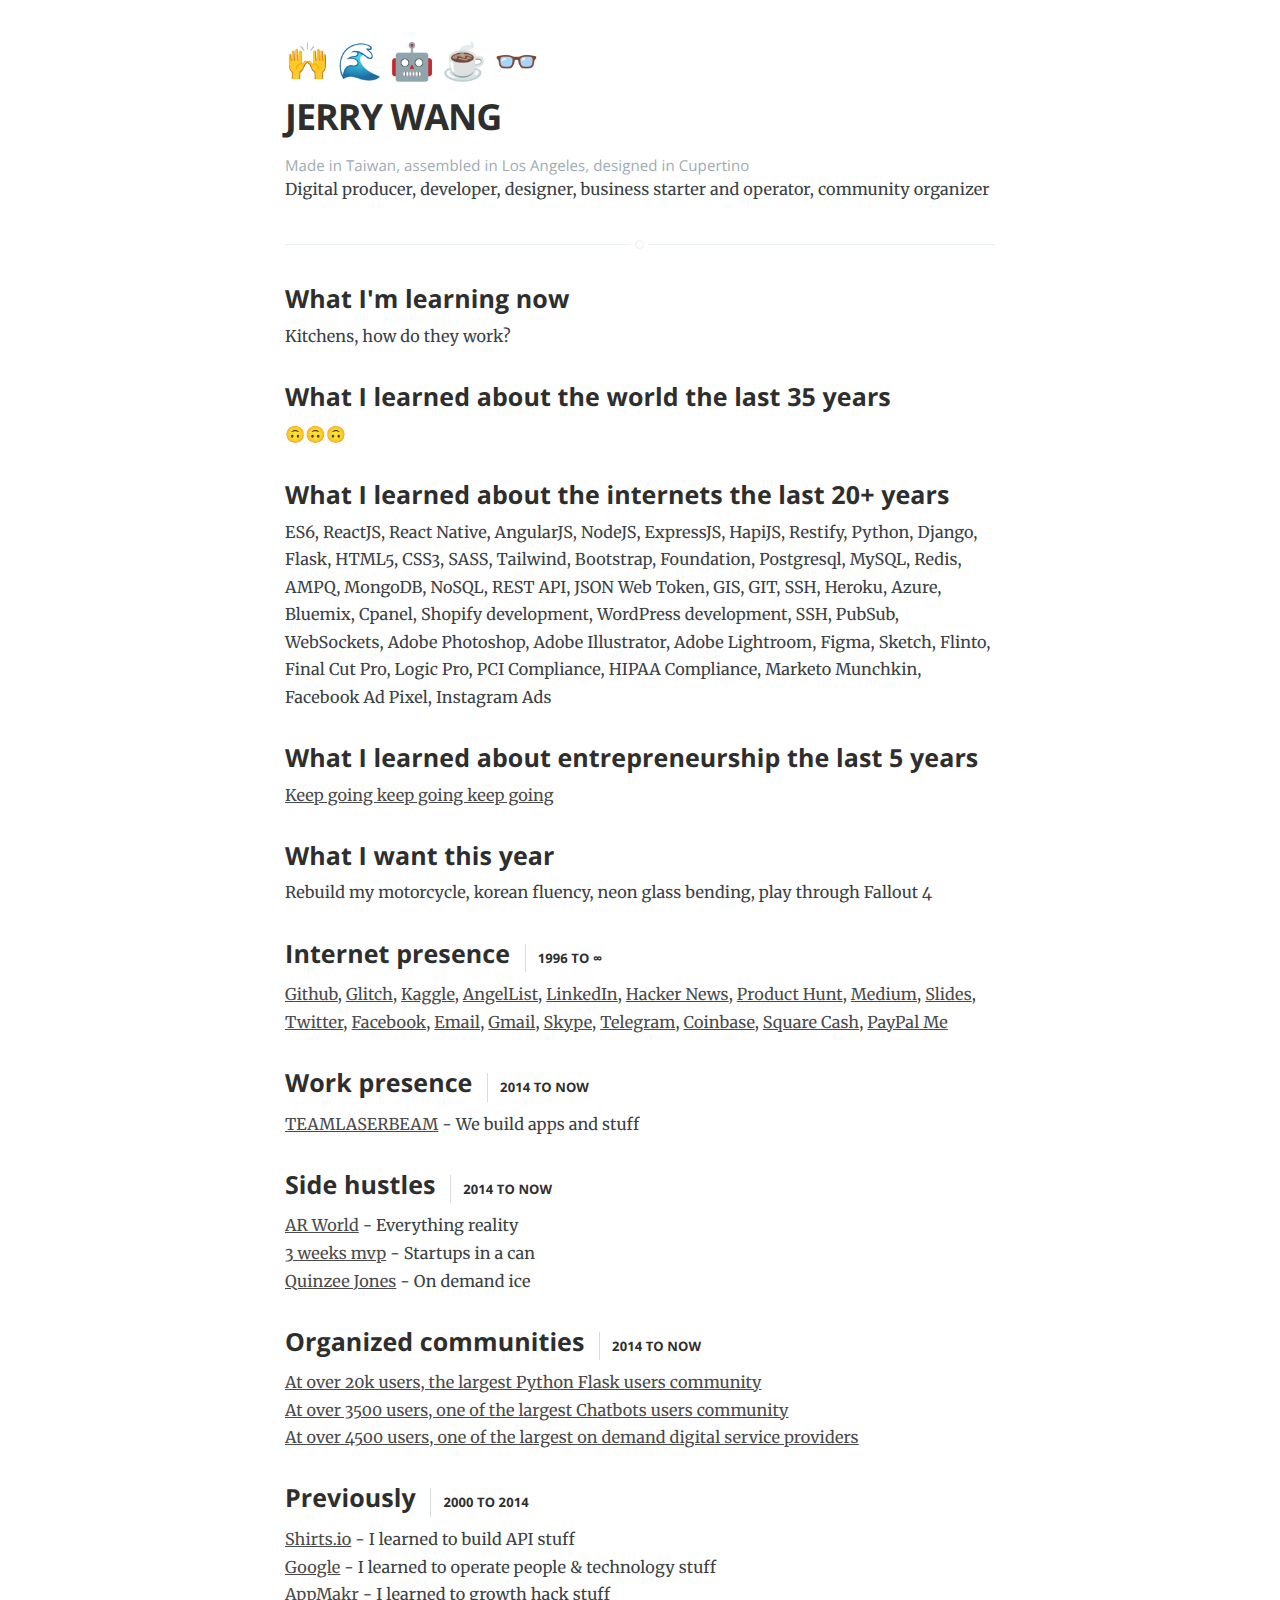
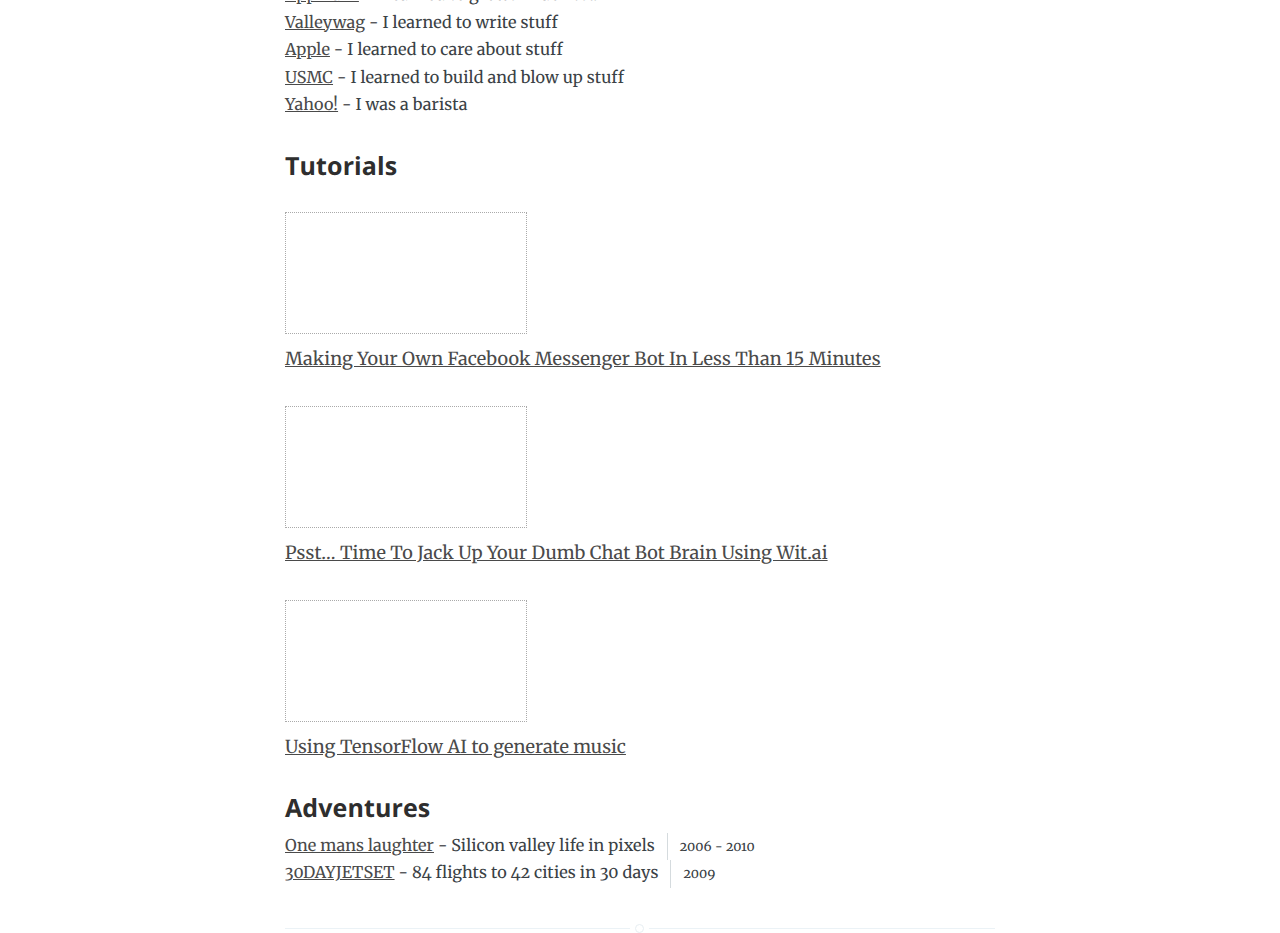
<file: index.html>
<!--

░░░░░░░░░▄██████████▄▄░░░░░░░░
░░░░░░▄█████████████████▄░░░░░
░░░░░██▀▀▀▀▀▀▀▀▀▀▀████████░░░░
░░░░██░░░░░░░░░░░░░░███████░░░
░░░██░░░░░░░░░░░░░░░████████░░
░░░█▀░░░░░░░░░░░░░░░▀███████░░
░░░█▄▄██▄░░░▀█████▄░░▀██████░░
░░░█▀███▄▀░░░▄██▄▄█▀░░░█████▄░
░░░█░░▀▀█░░░░░▀▀░░░▀░░░██░░▀▄█
░░░█░░░█░░░▄░░░░░░░░░░░░░██░██
░░░█░░█▄▄▄▄█▄▀▄░░░░░░░░░▄▄█▄█░
░░░█░░█▄▄▄▄▄▄░▀▄░░░░░░░░▄░▀█░░
░░░█░█▄████▀██▄▀░░░░░░░█░▀▀░░░
░░░░██▀░▄▄▄▄░░░▄▀░░░░▄▀█░░░░░░
░░░░░█▄▀░░░░▀█▀█▀░▄▄▀░▄▀░░░░░░
░░░░░▀▄░░░░░░░░▄▄▀░░░░█░░░░░░░
░░░░░▄██▀▀▀▀▀▀▀░░░░░░░█▄░░░░░░
░░▄▄▀░░░▀▄░░░░░░░░░░▄▀░▀▀▄░░░░
▄▀▀░░░░░░░█▄░░░░░░▄▀░░░░░░█▄░░
█░░░░░░░░░░░░░░░░░░░░░░░░░░▀█▄
░░░░░░░░░░░░░░░░░░░░░░░░░░░░░░
█▄░░█ █▀▀█ ▀▀█▀▀░░█▀▀█ █▀▀█ █▀▀▄
█░█░█ █░░█ ░░█░░░░█▀▀▄ █▄▄█ █░░█
█░░▀█ █▄▄█ ░░█░░░░█▄▄█ █░░█ █▄▄▀
░░░░░░░░░░░░░░░░░░░░░░░░░░░░░░

-->

<html>

<head>
    <meta charset="utf-8">
    <meta http-equiv="X-UA-Compatible" content="IE=edge">

    <title>JERRY WANG</title>
    <meta name="description" content="Jerry is a digital producer, developer, designer, business starter and operator, community organizer in Silicon Valley">
    <meta property="og:title" content="JERRY WANG" />
    <meta property="og:type" content="website" />
    <meta property="og:url" content="http://jw84.co" />
    <meta property="og:image" content="https://repository-images.githubusercontent.com/31748899/82565200-ae2c-11e9-861a-da4d4baf087d" />

    <meta name="HandheldFriendly" content="True">
    <meta name="viewport" content="width=device-width, initial-scale=1.0">

    <link rel="icon" type="image/x-icon" href="favicon.ico" />

    <link rel="stylesheet" type="text/css" href="assets/css/screen.css?v=b17816ddbb">
    <link rel="stylesheet" type="text/css" href="http://fonts.googleapis.com/css?family=Merriweather:300,700,700italic,300italic%7COpen+Sans:700,400">

    <link rel="canonical" href="index.html">
    <link rel="alternate" type="application/rss+xml" title="JERRY WANG" href="rss/index.html">

<!-- Start of Async Drift Code -->
<script>
!function() {
  var t;
  if (t = window.driftt = window.drift = window.driftt || [], !t.init) return t.invoked ? void (window.console && console.error && console.error("Drift snippet included twice.")) : (t.invoked = !0, 
  t.methods = [ "identify", "track", "reset", "debug", "show", "ping", "page", "hide", "off", "on" ], 
  t.factory = function(e) {
    return function() {
      var n;
      return n = Array.prototype.slice.call(arguments), n.unshift(e), t.push(n), t;
    };
  }, t.methods.forEach(function(e) {
    t[e] = t.factory(e);
  }), t.load = function(t) {
    var e, n, o, r;
    e = 3e5, r = Math.ceil(new Date() / e) * e, o = document.createElement("script"), 
    o.type = "text/javascript", o.async = !0, o.crossorigin = "anonymous", o.src = "https://js.driftt.com/include/" + r + "/" + t + ".js", 
    n = document.getElementsByTagName("script")[0], n.parentNode.insertBefore(o, n);
  });
}();
drift.SNIPPET_VERSION = '0.2.0'
drift.load('vuhh8trvs9yb')
</script>
<!-- End of Async Drift Code -->

</head>

<body class="home-template nav-closed">

    <div class="site-wrapper">

        <main id="content" class="post content" role="main">
            <header class="post-header">
                <h2 class="post-title">🙌 🌊 🤖 ☕️ 👓</h2>
                <h2 class="post-title">JERRY WANG</h2>
            </header>
            <section class="post-meta">
                Made in Taiwan, assembled in Los Angeles, designed in Cupertino
            </section>
            <section class="post-excerpt">
                <p>Digital producer, developer, designer, business starter and operator, community organizer</p>
                <!-- <p>A builder, creator, developer, entrepreneur fixing glitches here in Silicon Valley</p> -->
                <!-- <p>Have brain, will travel for <a href="https://en.wikipedia.org/wiki/Ubiquitous_computing">UC</a>, <a href="https://en.wikipedia.org/wiki/Artificial_intelligence">AI</a>, <a href="https://en.wikipedia.org/wiki/Intelligence_amplification">IA</a>, <a href="https://en.wikipedia.org/wiki/Machine_learning">ML</a>, <a href="https://en.wikipedia.org/wiki/Cognitive_science">CS</a>, <a href="https://en.wikipedia.org/wiki/Computer-mediated_reality">MR</a>, <a href="https://en.wikipedia.org/wiki/Augmented_reality">AR</a>, <a href="https://en.wikipedia.org/wiki/Virtual_reality">VR</a>, <a href="https://en.wikipedia.org/wiki/Unmanned_aerial_vehicle">UAV</a>, <a href="https://en.wikipedia.org/wiki/Autonomous_car#Classification">L4</a> creative work</p> -->
            </section>
        </main>

        <main id="content" class="post content" role="main">
            <header class="post-header">
                <h4>What I'm learning now</h4>
            </header>
            <section class="post-excerpt">
                <p>Kitchens, how do they work?</p>
            </section>

            <br>

            <header class="post-header">
                <h4>What I learned about the world the last 35 years</h4>
            </header>
            <section class="post-excerpt">
                <p>🙃🙃🙃</p>
            </section>

            <br>

            <header class="post-header">
                <h4>What I learned about the internets the last 20+ years</h4>
            </header>
            <section class="post-excerpt">
                <p>ES6, ReactJS, React Native, AngularJS, NodeJS, ExpressJS, HapiJS, Restify, Python, Django, Flask, HTML5, CSS3, SASS, Tailwind, Bootstrap, Foundation, Postgresql, MySQL, Redis, AMPQ, MongoDB, NoSQL, REST API, JSON Web Token, GIS, GIT, SSH, Heroku, Azure, Bluemix, Cpanel, Shopify development, WordPress development, SSH, PubSub, WebSockets, Adobe Photoshop, Adobe Illustrator, Adobe Lightroom, Figma, Sketch, Flinto, Final Cut Pro, Logic Pro, PCI Compliance, HIPAA Compliance, Marketo Munchkin, Facebook Ad Pixel, Instagram Ads</p>
            </section>

            <br>

            <header class="post-header">
                <h4>What I learned about entrepreneurship the last 5 years</h4>
            </header>
            <section class="post-excerpt">
                <p><a href="https://twitter.com/FballPosts/status/745365736109989888/video/1">Keep going keep going keep going</a></p>
            </section>

            <br>

            <header class="post-header">
                <h4>What I want this year</h4>
            </header>
            <section class="post-excerpt">
                <p>Rebuild my motorcycle, korean fluency, neon glass bending, play through Fallout 4</p>
            </section>

            <br>

            <header class="post-header">
                <h4>Internet presence <time class="post-date">1996 to ∞</time></h4>
            </header>
            <section class="post-excerpt">
                <p><a href="https://github.com/jw84">Github</a>, <a href="https://glitch.com/@jw84">Glitch</a>, <a href="https://www.kaggle.com/yojerrywang">Kaggle</a>, <a href="https://angel.co/jerry">AngelList</a>, <a href="https://linkedin.com/in/yojerrywang">LinkedIn</a>, <a href="https://news.ycombinator.com/user?id=jw84">Hacker News</a>, <a href="https://www.producthunt.com/@yojerrywang">Product Hunt</a>, <a href="https://medium.com/@jerrywang">Medium</a>, <a href="https://slides.com/jw84">Slides</a>, <a href="https://twitter.com/yojerrywang">Twitter</a>, <a href="https://m.me/yojerrywang">Facebook</a>, <a href="mailto:jerrywang@me.com">Email</a>, <a href="mailto:yojerrywang@gmail.com">Gmail</a>, <a href="skype:yojerrywang?userinfo">Skype</a>, <a href="https://telegram.me/yojerrywang">Telegram</a>, <a href="https://coinbase.com/jerrywang">Coinbase</a>, <a href="https://cash.me/yojerrywang">Square Cash</a>, <a href="https://paypal.me/yojerrywang">PayPal Me</a></p>
            </section>

            <br>

            <header class="post-header">
                <h4>Work presence <time class="post-date">2014 to Now</time></h4>
            </header>
            <section class="post-excerpt">
                <p><a href="https://www.teamlaserbeam.com">TEAMLASERBEAM</a> - We build apps and stuff</p>
            </section>

            <br>

            <header class="post-header">
                <h4>Side hustles <time class="post-date">2014 to Now</time></h4>
            </header>
            <section class="post-excerpt">
                <p><a href="https://www.ar-world.co">AR World</a> - Everything reality</p>
                <p><a href="https://www.3weeksmvp.com">3 weeks mvp</a> - Startups in a can</p>
                <p><a href="https://www.quinzeejones.com">Quinzee Jones</a> - On demand ice</p>
            </section>

            <br>

            <header class="post-header">
                    <h4>Organized communities <time class="post-date">2014 to Now</time></h4>
                </header>
                <section class="post-excerpt">
                    <p><a href="https://flask.reddit.com">At over 20k users, the largest Python Flask users community</a></p>
                    <p><a href="https://chatbots.reddit.com">At over 3500 users, one of the largest Chatbots users community</a></p>
                    <p><a href="https://hiring.reddit.com">At over 4500 users, one of the largest on demand digital service providers</a></p>
                </section>
    
            <br>

            <header class="post-header">
                <h4>Previously <time class="post-date">2000 to 2014</time></h4>
            </header>
            <section class="post-excerpt">
                <p><a href="https://www.shirts.io">Shirts.io</a> - I learned to build API stuff</p>
                <p><a href="https://www.google.com">Google</a> - I learned to operate people & technology stuff</p>
                <p><a href="https://www.appmakr.com">AppMakr</a> - I learned to growth hack stuff</p>
                <p><a href="https://www.valleywag.com">Valleywag</a> - I learned to write stuff</p>
                <p><a href="https://www.apple.com">Apple</a> - I learned to care about stuff</p>
                <p><a href="https://usmc.mil">USMC</a> - I learned to build and blow up stuff</p>
                <p><a href="https://www.yahoo.com">Yahoo!</a> - I was a barista</p>
            </section>

            <br>

            <header class="post-header">
                <h4>Tutorials</h4>
            </header>
            <section class="post-excerpt">
                <iframe src="https://giphy.com/embed/DgphnkWIDqCEo" width="240" height="120" frameBorder="0" class="giphy-embed" allowFullScreen></iframe>
                <a href="https://chatbotsmagazine.com/have-15-minutes-create-your-own-facebook-messenger-bot-481a7db54892">Making Your Own Facebook Messenger Bot In Less Than 15 Minutes</a>

                <iframe src="https://giphy.com/embed/xuDHhHcCR0rew" width="240" height="120" frameBorder="0" class="giphy-embed" allowFullScreen></iframe>
                <a href="https://chatbotsmagazine.com/psst-time-to-jack-up-your-dumb-chat-bot-brain-using-wit-ai-aada04e8a303">Psst… Time To Jack Up Your Dumb Chat Bot Brain Using Wit.ai</a>

                <iframe src="https://giphy.com/embed/PDsgxQoXvUZGg" width="240" height="120" frameBorder="0" class="giphy-embed" allowFullScreen></iframe>
                <a href="https://github.com/jw84/Music_AI">Using TensorFlow AI to generate music</a>

            </section>

            <br>

            <header class="post-header">
                <h4>Adventures</h4>
            </header>
            <section class="post-excerpt">
                <p><a href="https://manslaughter.tumblr.com">One mans laughter</a> - Silicon valley life in pixels <time  class="post-date">2006 - 2010</time></p>
                <p><a href="https://www.30dayjetset.com">30DAYJETSET</a> - 84 flights to 42 cities in 30 days <time class="post-date">2009</time></p>
            </section>
        </main>

    </div>

</body>
</html>
</file>
<file: assets/css/screen.css>
/* ==========================================================================
   Table of Contents
   ========================================================================== */

/*

    0.  Normalize
    1.  Icons
    2.  General
    3.  Utilities
    4.  General
    5.  Single Post
    6.  Tag Archive
    7.  Third Party Elements
    8.  Pagination
    9.  Footer
    10. Media Queries (Tablet)
    11. Media Queries (Mobile)
    12. Animations

*/

/* ==========================================================================
   0. Normalize.css v2.1.3 | MIT License | git.io/normalize | (minified)
   ========================================================================== */

article, aside, details,
figcaption, figure,
footer, header, hgroup,
main, nav, section,
summary { display: block; }
audio, canvas, video { display: inline-block; }
audio:not([controls]) { display: none; height: 0; }
[hidden], template { display: none; }
html {
   font-family: sans-serif;
   -ms-text-size-adjust: 100%;
   -webkit-text-size-adjust: 100%;
}
body { margin: 0; }
a { background: transparent; }
a:focus { outline: thin dotted; }
a:active, a:hover { outline: 0; }
h1 { font-size: 2em; margin: 0.67em 0; }
abbr[title] { border-bottom: 1px dotted; }
b, strong { font-weight: 700; }
dfn { font-style: italic; }
hr {
   -moz-box-sizing: content-box;
   box-sizing: content-box;
   height: 0;
}
mark { background: #FF0; color: #000; }
code, kbd, pre,
samp { font-family: monospace, serif; font-size: 1em; }
pre { white-space: pre-wrap; }
q { quotes: "\201C" "\201D" "\2018" "\2019"; }
small { font-size: 80%; }
sub, sup {
   font-size: 75%;
   line-height: 0;
   position: relative;
   vertical-align: baseline;
}
sup { top: -0.5em; }
sub { bottom: -0.25em; }
img { border: 0; }
svg:not(:root) { overflow: hidden; }
figure { margin: 0; }
fieldset {
   border: 1px solid #c0c0c0;
   margin: 0 2px;
   padding: 0.35em 0.625em 0.75em;
}
legend { border: 0; padding: 0; }
button, input, select,
textarea { font-family: inherit; font-size: 100%; margin: 0; }
button, input { line-height: normal; }
button, select { text-transform: none; }
button, html input[type="button"],
input[type="reset"], input[type="submit"] {
   -webkit-appearance: button;
   cursor: pointer;
}
button[disabled], html input[disabled] { cursor: default; }
input[type="checkbox"],
input[type="radio"] { box-sizing: border-box; padding: 0; }
input[type="search"] {
   -webkit-appearance: textfield;
   -moz-box-sizing: content-box;
   -webkit-box-sizing: content-box;
   box-sizing: content-box;
}
input[type="search"]::-webkit-search-cancel-button,
input[type="search"]::-webkit-search-decoration { -webkit-appearance: none; }
button::-moz-focus-inner,
input::-moz-focus-inner { border: 0; padding: 0; }
textarea { overflow: auto; vertical-align: top; }
table { border-collapse: collapse; border-spacing: 0; }


/* ==========================================================================
   1. Icons - Sets up the icon font and respective classes
   ========================================================================== */

/* Import the font file with the icons in it */
@font-face {
    font-family: "casper-icons";
    src:url("../fonts/casper-icons.eot");
    src:url("../fonts/casper-icons.eot?") format("embedded-opentype"),
        url("../fonts/casper-icons.woff") format("woff"),
        url("../fonts/casper-icons.ttf") format("truetype"),
        url("../fonts/casper-icons.svg") format("svg");
    font-weight: normal;
    font-style: normal;
}

/* Apply these base styles to all icons */
[class^="icon-"]:before, [class*=" icon-"]:before {
    font-family: "casper-icons", "Open Sans", sans-serif;
    speak: none;
    font-style: normal;
    font-weight: normal;
    font-variant: normal;
    text-transform: none;
    line-height: 1;
    text-decoration: none !important;
    -webkit-font-smoothing: antialiased;
    -moz-osx-font-smoothing: grayscale;
}

/* Each icon is created by inserting the correct character into the
   content of the :before pseudo element. Like a boss. */
.icon-ghost:before {
    content: "\f600";
}
.icon-feed:before {
    content: "\f601";
}
.icon-twitter:before {
    content: "\f602";
    font-size: 1.1em;
}
.icon-google-plus:before {
    content: "\f603";
}
.icon-facebook:before {
    content: "\f604";
}
.icon-arrow-left:before {
    content: "\f605";
}
.icon-stats:before {
    content: "\f606";
}
.icon-location:before {
    content: "\f607";
    margin-left: -3px; /* Tracking fix */
}
.icon-link:before {
    content: "\f608";
}


/* ==========================================================================
   2. General - Setting up some base styles
   ========================================================================== */

html {
    height: 100%;
    max-height: 100%;
    font-size: 62.5%;
    -webkit-tap-highlight-color: rgba(0, 0, 0, 0);
}

body {
    height: 100%;
    max-height: 100%;
    font-family: "Merriweather", serif;
    letter-spacing: 0.01rem;
    font-size: 1.8rem;
    line-height: 1.75em;
    color: #3A4145;
    -webkit-font-feature-settings: 'kern' 1;
    -moz-font-feature-settings: 'kern' 1;
    -o-font-feature-settings: 'kern' 1;
    text-rendering: geometricPrecision;
}

::-moz-selection {
    background: #D6EDFF;
}

::selection {
    background: #D6EDFF;
}

h1, h2, h3,
h4, h5, h6 {
    -webkit-font-feature-settings: 'dlig' 1, 'liga' 1, 'lnum' 1, 'kern' 1;
    -moz-font-feature-settings: 'dlig' 1, 'liga' 1, 'lnum' 1, 'kern' 1;
    -o-font-feature-settings: 'dlig' 1, 'liga' 1, 'lnum' 1, 'kern' 1;
    color: #2E2E2E;
    line-height: 1.15em;
    margin: 0 0 0.4em 0;
    font-family: "Open Sans", sans-serif;
    text-rendering: geometricPrecision;
}

h1 {
    font-size: 5rem;
    letter-spacing: -2px;
    text-indent: -3px;
}

h2 {
    font-size: 3.6rem;
    letter-spacing: -1px;
}

h3 {
    font-size: 3rem;
}

h4 {
    font-size: 2.5rem;
}

h5 {
    font-size: 2rem;
}

h6 {
    font-size: 2rem;
}

a {
    color: #4A4A4A;
    transition: color 0.3s ease;
}

a:hover {
    color: #111;
}

p, ul, ol, dl {
    -webkit-font-feature-settings: 'liga' 1, 'onum' 1, 'kern' 1;
    -moz-font-feature-settings: 'liga' 1, 'onum' 1, 'kern' 1;
    -o-font-feature-settings: 'liga' 1, 'onum' 1, 'kern' 1;
    margin: 0 0 1.75em 0;
    text-rendering: geometricPrecision;
}

ol, ul {
    padding-left: 3rem;
}

ol ol, ul ul,
ul ol, ol ul {
    margin: 0 0 0.4em 0;
    padding-left: 2em;
}

dl dt {
    float: left;
    width: 180px;
    overflow: hidden;
    clear: left;
    text-align: right;
    text-overflow: ellipsis;
    white-space: nowrap;
    font-weight: 700;
    margin-bottom: 1em;
}

dl dd {
    margin-left: 200px;
    margin-bottom: 1em
}

li {
    margin: 0.4em 0;
}

li li {
    margin: 0;
}

hr {
    display: block;
    height: 1px;
    border: 0;
    border-top: #EFEFEF 1px solid;
    margin: 3.2em 0;
    padding: 0;
}

blockquote {
    -moz-box-sizing: border-box;
    box-sizing: border-box;
    margin: 1.75em 0 1.75em -2.2em;
    padding: 0 0 0 1.75em;
    border-left: #4A4A4A 0.4em solid;
}

blockquote p {
    margin: 0.8em 0;
    font-style: italic;
}

blockquote small {
    display: inline-block;
    margin: 0.8em 0 0.8em 1.5em;
    font-size: 0.9em;
    color: #CCC;
}

blockquote small:before { content: "\2014 \00A0"; }

blockquote cite {
    font-weight: 700;
}

blockquote cite a { font-weight: normal; }

mark {
    background-color: #FFC336;
}

code, tt {
    padding: 1px 3px;
    font-family: Inconsolata, monospace, sans-serif;
    font-size: 0.85em;
    white-space: pre-wrap;
    border: #E3EDF3 1px solid;
    background: #F7FAFB;
    border-radius: 2px;
}

pre {
    -moz-box-sizing: border-box;
    box-sizing: border-box;
    margin: 0 0 1.75em 0;
    border: #E3EDF3 1px solid;
    width: 100%;
    padding: 10px;
    font-family: Inconsolata, monospace, sans-serif;
    font-size: 0.9em;
    white-space: pre;
    overflow: auto;
    background: #F7FAFB;
    border-radius: 3px;
}

pre code, tt {
    font-size: inherit;
    white-space: pre-wrap;
    background: transparent;
    border: none;
    padding: 0;
}

kbd {
    display: inline-block;
    margin-bottom: 0.4em;
    padding: 1px 8px;
    border: #CCC 1px solid;
    color: #666;
    text-shadow: #FFF 0 1px 0;
    font-size: 0.9em;
    font-weight: 700;
    background: #F4F4F4;
    border-radius: 4px;
    box-shadow:
        0 1px 0 rgba(0, 0, 0, 0.2),
        0 1px 0 0 #fff inset;
}

table {
    -moz-box-sizing: border-box;
    box-sizing: border-box;
    margin: 1.75em 0;
    width: 100%;
    max-width: 100%;
    background-color: transparent;
}

table th,
table td {
    padding: 8px;
    line-height: 20px;
    text-align: left;
    vertical-align: top;
    border-top: #EFEFEF 1px solid;
}

table th { color: #000; }

table caption + thead tr:first-child th,
table caption + thead tr:first-child td,
table colgroup + thead tr:first-child th,
table colgroup + thead tr:first-child td,
table thead:first-child tr:first-child th,
table thead:first-child tr:first-child td {
    border-top: 0;
}

table tbody + tbody { border-top: #EFEFEF 2px solid; }

table table table { background-color: #FFF; }

table tbody > tr:nth-child(odd) > td,
table tbody > tr:nth-child(odd) > th {
    background-color: #F6F6F6;
}

table.plain tbody > tr:nth-child(odd) > td,
table.plain tbody > tr:nth-child(odd) > th {
   background: transparent;
}

iframe, .fluid-width-video-wrapper {
    display: block;
    margin: 1.75em 0 .5em 0;
    border: 1px dotted #aaa;
}

/* When a video is inside the fitvids wrapper, drop the
margin on the iframe, cause it breaks stuff. */
.fluid-width-video-wrapper iframe {
    margin: 0;
}


/* ==========================================================================
   3. Utilities - These things get used a lot
   ========================================================================== */

/* Clears shit */
.clearfix:before,
.clearfix:after {
    content: " ";
    display: table;
}
.clearfix:after { clear: both; }
.clearfix { zoom: 1; }

/* Hides shit */
.hidden {
    text-indent: -9999px;
    visibility: hidden;
    display: none;
}

/* Creates a responsive wrapper that makes our content scale nicely */
.inner {
    position: relative;
    width: 80%;
    max-width: 710px;
    margin: 0 auto;
}

/* Centres vertically yo. (IE8+) */
.vertical {
    display: table-cell;
    vertical-align: middle;
}

/* Wraps the main content & footer */
.site-wrapper {
    position: relative;
    z-index: 10;
    min-height: 100%;
    background: #fff;
    -webkit-transition: -webkit-transform 0.5s ease;
            transition: transform 0.5s ease;
}

body.nav-opened .site-wrapper {
    -webkit-transform: translate3D(-240px, 0, 0);
        -ms-transform: translate3D(-240px, 0, 0);
            transform: translate3D(-240px, 0, 0);
}


/* ==========================================================================
   4. General - The main styles for the the theme
   ========================================================================== */

/* Big cover image on the home page */
.main-header {
    position: relative;
    display: table;
    width: 100%;
    height: 100vh;
    margin-bottom: 5rem;
    text-align: center;
    background: #222 no-repeat center center;
    background-size: cover;
    overflow: hidden;
}

.main-header .inner {
    width: 80%;
}

.main-nav {
    position: relative;
    padding: 35px 40px;
    margin: 0 0 30px 0;
}

.main-nav a {
    text-decoration: none;
    font-family: 'Open Sans', sans-serif;
}

/* Navigation */
body.nav-opened .nav-cover {
    position: fixed;
    top: 0;
    left: 0;
    right: 240px;
    bottom: 0;
    z-index: 200;
}

.nav {
    position: fixed;
    top: 0;
    right: 0;
    bottom: 0;
    z-index: 5;
    width: 240px;
    opacity: 0;
    background: #111;
    margin-bottom: 0;
    text-align: left;
    overflow-y: auto;
    -webkit-transition: -webkit-transform 0.5s ease,
                        opacity 0.3s ease 0.7s;
            transition: transform 0.5s ease,
                        opacity 0.3s ease 0.7s;
}

body.nav-closed .nav {
    -webkit-transform: translate3D(97px, 0, 0);
        -ms-transform: translate3D(97px, 0, 0);
            transform: translate3D(97px, 0, 0);
}

body.nav-opened .nav {
    opacity: 1;
    -webkit-transition: -webkit-transform 0.5s ease,
                        opacity 0s ease 0s;
            transition: -webkit-transform 0.5s ease,
                        opacity 0s ease 0s;
    -webkit-transform: translate3D(0, 0, 0);
        -ms-transform: translate3D(0, 0, 0);
            transform: translate3D(0, 0, 0);
}

.nav-title {
    position: absolute;
    top: 45px;
    left: 30px;
    font-size: 16px;
    font-weight: 100;
    text-transform: uppercase;
    color: #fff;
}

.nav-close {
    position: absolute;
    top: 38px;
    right: 25px;
    width: 20px;
    height: 20px;
    padding: 0;
    font-size: 10px;
}

.nav-close:focus {
    outline: 0;
}

.nav-close:before,
.nav-close:after {
    content: '';
    position: absolute;
    top: 0;
    width: 20px;
    height: 1px;
    background: rgb(150,150,150);
    top: 15px;
    -webkit-transition: background 0.15s ease;
            transition: background 0.15s ease;
}

.nav-close:before {
    -webkit-transform: rotate(45deg);
        -ms-transform: rotate(45deg);
            transform: rotate(45deg);
}

.nav-close:after {
    -webkit-transform: rotate(-45deg);
        -ms-transform: rotate(-45deg);
            transform: rotate(-45deg);
}

.nav-close:hover:before,
.nav-close:hover:after {
    background: rgb(255,255,255);
}

.nav ul {
    padding: 90px 9% 5%;
    list-style: none;
    counter-reset: item;
}

.nav li:before {
    display: block;
    float: right;
    padding-right: 4%;
    padding-left: 5px;
    text-align: right;
    font-size: 1.2rem;
    vertical-align: bottom;
    color: #B8B8B8;
    content: counter(item, lower-roman);
    counter-increment: item;
}
.nav li {
    margin: 0;
}
.nav li a {
    text-decoration: none;
    line-height: 1.4;
    font-size: 1.4rem;
    display: block;
    padding: 0.6rem 4%;
    overflow: hidden;
    white-space: nowrap;
    text-overflow: ellipsis;
}
.nav li a:after {
    display: inline-block;
    content: " .......................................................";
    color: rgba(255,255,255,0.2);
    margin-left: 5px;
}
.nav .nav-current:before {
    color: #fff;
}
.nav .nav-current a:after {
    content: " ";
    border-bottom: rgba(255,255,255,0.5) 1px solid;
    width: 100%;
    height: 1px;
}

.nav a:link,
.nav a:visited {
    color: #B8B8B8;
}

.nav li.nav-current a,
.nav a:hover,
.nav a:active,
.nav a:focus {
    color: #fff;
}

.subscribe-button {
    -webkit-box-sizing: border-box;
    -moz-box-sizing: border-box;
    box-sizing: border-box;
    display: block;
    position: absolute;
    bottom: 30px;
    left: 30px;
    right: 30px;
    height: 38px;
    padding: 0 20px;
    color: #111 !important;
    text-align: center;
    font-size: 12px;
    font-family: "Open Sans", sans-serif;
    text-transform: uppercase;
    text-decoration: none;
    line-height: 35px;
    border-radius: 3px;
    background: #fff;
    transition: all ease 0.3s;
}
.subscribe-button:before {
    font-size: 9px;
    margin-right: 6px;
}


/* Create a bouncing scroll-down arrow on homepage with cover image */
.scroll-down {
    display: block;
    position: absolute;
    z-index: 100;
    bottom: 45px;
    left: 50%;
    margin-left: -16px;
    width: 34px;
    height: 34px;
    font-size: 34px;
    text-align: center;
    text-decoration: none;
    color: rgba(255,255,255,0.7);
    -webkit-transform: rotate(-90deg);
    -ms-transform: rotate(-90deg);
    transform: rotate(-90deg);
    -webkit-animation: bounce 4s 2s infinite;
    animation: bounce 4s 2s infinite;
}

/* Stop it bouncing and increase contrast when hovered */
.scroll-down:hover {
    color: #fff;
    -webkit-animation: none;
    animation: none;
}

/* Put a semi-opaque radial gradient behind the icon to make it more visible
   on photos which happen to have a light background. */
.home-template .main-header:after {
    display: block;
    content: " ";
    width: 150px;
    height: 130px;
    border-radius: 100%;
    position: absolute;
    bottom: 0;
    left: 50%;
    margin-left: -75px;
    background: radial-gradient(ellipse at center,  rgba(0,0,0,0.15) 0%,rgba(0,0,0,0) 70%,rgba(0,0,0,0) 100%);
}

/* Hide when there's no cover image or on page2+ */
.no-cover .scroll-down,
.no-cover.main-header:after,
.archive-template .scroll-down,
.archive-template .main-header:after {
    display: none
}

/* Appears in the top right corner of your home page */
.blog-logo {
    display: block;
    float: left;
    background: none !important;
    border: none !important;
}

.blog-logo img {
    -webkit-box-sizing: border-box;
    -moz-box-sizing: border-box;
    box-sizing: border-box;
    display: block;
    height: 38px;
    padding: 1px 0 5px 0;
    width: auto;
}

.menu-button {
    -webkit-box-sizing: border-box;
    -moz-box-sizing: border-box;
    box-sizing: border-box;
    display: inline-block;
    float: right;
    height: 38px;
    padding: 0 15px;
    border: #bfc8cd 1px solid;
    opacity: 1;
    color: #9EABB3;
    text-align: center;
    font-size: 12px;
    text-transform: uppercase;
    line-height: 35px;
    white-space: nowrap;
    border-radius: 3px;
    background: rgba(0,0,0,0.1);
    transition: all 0.6s ease;
}
.menu-button:focus {
    outline: 0;
}
.menu-button .burger {
    font-size: 12px;
    margin-right: 6px;
}

body.nav-opened .menu-button {
    padding: 0 12px;
    background: #111 !important;
    border-color: #111 !important;
    color: #fff !important;
    -webkit-transform: translate3D(94px, 0, 0);
        -ms-transform: translate3D(94px, 0, 0);
            transform: translate3D(94px, 0, 0);
    transition: all 0.4s ease;
}
body.nav-opened .menu-button .word {
    opacity: 0;
    transition: all 0.3s ease;
}

/* Special styles when overlaid on an image*/
.main-nav.overlay {
    position: absolute;
    top: 0;
    left: 0;
    right: 0;
    height: 70px;
    border: none;
    background: linear-gradient(to bottom, rgba(0,0,0,0.2) 0%,rgba(0,0,0,0) 100%);
}
.no-cover .main-nav.overlay,
.no-cover .menu-button {
    background: none;
}

.main-nav.overlay a {
    color: #fff;
}

.main-nav.overlay .menu-button {
    border-color: rgba(255,255,255,0.6);
}

.main-nav.overlay a:hover {
    color: #222;
    border-color: #fff;
    background: #fff;
}

/* Add a border to the buttons on hover */
.menu-button:hover {
    border-color: #555;
    color: #555;
}

/* The details of your blog. Defined in ghost/settings/ */
.page-title {
    margin: 10px 0 10px 0;
    font-size: 5rem;
    letter-spacing: -1px;
    font-weight: 700;
    font-family: "Open Sans", sans-serif;
    color: #fff;
}

.page-description {
    margin: 0;
    font-size: 2rem;
    line-height: 1.5em;
    font-weight: 400;
    font-family: "Merriweather", serif;
    letter-spacing: 0.01rem;
    color: rgba(255,255,255,0.8);
}

.no-cover.main-header {
    min-height: 160px;
    max-height: 40%;
    background: #f5f8fa;
}

.no-cover .page-title {
    color: rgba(0,0,0,0.8);
}

.no-cover .page-description {
    color: rgba(0,0,0,0.5);
}

.no-cover .main-nav.overlay .menu-button {
    color: rgba(0,0,0,0.4);
    border-color: rgba(0,0,0,0.3);
}

/* Add subtle load-in animation for content on the home page */
.home-template .page-title {
    -webkit-animation: fade-in-down 0.6s;
    animation: fade-in-down 0.6s;
    -webkit-animation-delay: 0.2s;
    animation-delay: 0.2s;
}
.home-template .page-description {
    -webkit-animation: fade-in-down 0.9s;
    animation: fade-in-down 0.9s;
    -webkit-animation-delay: 0.1s;
    animation-delay: 0.1s;
}

/* Every post, on every page, gets this style on its <article> tag */
.post {
    position: relative;
    width: 80%;
    max-width: 710px;
    margin: 4rem auto;
    padding-bottom: 4rem;
    border-bottom: #EBF2F6 1px solid;
    word-wrap: break-word;
    -moz-hyphens: auto;
    -ms-hyphens: auto;
    -webkit-hyphens: auto;
    hyphens: auto;
}

/* Add a little circle in the middle of the border-bottom on our .post
   just for the lolz and stylepoints. */
.post:after {
    display: block;
    content: "";
    width: 7px;
    height: 7px;
    border: #E7EEF2 1px solid;
    position: absolute;
    bottom: -5px;
    left: 50%;
    margin-left: -5px;
    background: #FFF;
    border-radius: 100%;
    box-shadow: #FFF 0 0 0 5px;
}

body:not(.post-template) .post-title {
    font-size: 3.6rem;
}

.post-title a {
    text-decoration: none;
}

.post-excerpt p {
    margin: 0;
    font-size: 0.9em;
    line-height: 1.7em;
}

.read-more {
    text-decoration: none;
}

.post-meta {
    display: block;
    margin: 1.75rem 0 0 0;
    font-family: "Open Sans", sans-serif;
    font-size: 1.5rem;
    line-height: 2.2rem;
    color: #9EABB3;
}

.author-thumb {
    width: 24px;
    height: 24px;
    float: left;
    margin-right: 9px;
    border-radius: 100%;
}

.post-meta a {
    color: #9EABB3;
    text-decoration: none;
}

.post-meta a:hover {
    text-decoration: underline;
}

.user-meta {
    position: relative;
    padding: 0.3rem 40px 0 100px;
    min-height: 77px;
}

.post-date {
    display: inline-block;
    margin-left: 8px;
    padding-left: 12px;
    border-left: #d5dbde 1px solid;
    text-transform: uppercase;
    font-size: 1.3rem;
    white-space: nowrap;
}

.user-image {
    position: absolute;
    top: 0;
    left: 0;
}

.user-name {
    display: block;
    font-weight: 700;
}

.user-bio {
    display: block;
    max-width: 440px;
    font-size: 1.4rem;
    line-height: 1.5em;
}

.publish-meta {
    position: absolute;
    top: 0;
    right: 0;
    padding: 4.3rem 0 4rem 0;
    text-align: right;
}

.publish-heading {
    display: block;
    font-weight: 700;
}

.publish-date {
    display: block;
    font-size: 1.4rem;
    line-height: 1.5em;
}


/* ==========================================================================
   5. Single Post - When you click on an individual post
   ========================================================================== */

.post-template .post-header {
   margin-bottom: 3.4rem;
}

.post-template .post-title {
    margin-bottom: 0;
}

.post-template .post-meta {
    margin: 0;
}

.post-template .post-date {
    padding: 0;
    margin: 0;
    border: none;
}

/* Stop .full-img from creating horizontal scroll - slight hack due to
   imperfections with browser width % calculations and rounding */
.post-template .content {
    overflow: hidden;
}

/* Tweak the .post wrapper style */
.post-template .post {
    margin-top: 0;
    border-bottom: none;
    padding-bottom: 0;
}

/* Kill that stylish little circle that was on the border, too */
.post-template .post:after {
    display: none;
}

/* Keep images centred and within the bounds of the post-width */
.post-content img {
    display: block;
    max-width: 100%;
    height: auto;
    margin: 0 auto;
    padding: 0.6em 0;
}

/* Break out larger images to be wider than the main text column
   the class is applied with jQuery */
.post-content .full-img {
    width: 126%;
    max-width: none;
    margin: 0 -13%;
}

/* The author credit area after the post */
.post-footer {
    position: relative;
    margin: 6rem 0 0 0;
    padding: 6rem 0 0 0;
    border-top: #EBF2F6 1px solid;
}

.post-footer h4 {
    font-size: 1.8rem;
    margin: 0;
}

.post-footer p {
    margin: 1rem 0;
    font-size: 1.4rem;
    line-height: 1.75em;
}

/* list of author links - location / url */
.author-meta {
    padding: 0;
    margin: 0;
    list-style: none;
    font-size: 1.4rem;
    line-height: 1;
    font-style: italic;
    color: #9EABB3;
}

.author-meta a {
    color: #9EABB3;
}
.author-meta a:hover {
    color: #111;
}

/* Create some space to the right for the share links */
.post-footer .author {
    margin-right: 180px;
}

.post-footer h4 a {
    color: #2e2e2e;
    text-decoration: none;
}

.post-footer h4 a:hover {
    text-decoration: underline;
}

/* Drop the share links in the space to the right.
   Doing it like this means it's easier for the author bio
   to be flexible at smaller screen sizes while the share
   links remain at a fixed width the whole time */
.post-footer .share {
    position: absolute;
    top: 6rem;
    right: 0;
    width: 140px;
}

.post-footer .share a {
    font-size: 1.8rem;
    display: inline-block;
    margin: 1rem 1.6rem 1.6rem 0;
    color: #BBC7CC;
    text-decoration: none;
}

.post-footer .share a:hover {
    color: #50585D;
}


/* ==========================================================================
   6. Author profile
   ========================================================================== */

.post-head.main-header {
    height: 65vh;
    min-height: 180px;
}

.no-cover.post-head.main-header {
    height: 85px;
    min-height: 0;
    margin-bottom: 0;
    background: transparent;
}

.tag-head.main-header {
    height: 40vh;
    min-height: 180px;
}

.author-head.main-header {
    height: 40vh;
    min-height: 180px;
}

.no-cover.author-head.main-header {
    height: 10vh;
    min-height: 100px;
    background: transparent;
}

.author-profile {
    padding: 0 15px 5rem 15px;
    border-bottom: #EBF2F6 1px solid;
    text-align: center;
}

/* Add a little circle in the middle of the border-bottom */
.author-profile:after {
    display: block;
    content: "";
    width: 7px;
    height: 7px;
    border: #E7EEF2 1px solid;
    position: absolute;
    bottom: -5px;
    left: 50%;
    margin-left: -5px;
    background: #FFF;
    border-radius: 100%;
    box-shadow: #FFF 0 0 0 5px;
}

.author-image {
    -webkit-box-sizing: border-box;
    -moz-box-sizing: border-box;
    box-sizing: border-box;
    display: block;
    position: absolute;
    top: -40px;
    left: 50%;
    margin-left: -40px;
    width: 80px;
    height: 80px;
    border-radius: 100%;
    overflow: hidden;
    padding: 6px;
    background: #fff;
    z-index: 2;
    box-shadow: #E7EEF2 0 0 0 1px;
}

.author-image .img {
    position: relative;
    display: block;
    width: 100%;
    height: 100%;
    background-size: cover;
    background-position: center center;
    border-radius: 100%;
}

.author-profile .author-image {
    position: relative;
    left: auto;
    top: auto;
    width: 120px;
    height: 120px;
    padding: 3px;
    margin: -100px auto 0 auto;
    box-shadow: none;
}

.author-title {
    margin: 1.5rem 0 1rem;
}

.author-bio {
    font-size: 1.8rem;
    line-height: 1.5em;
    font-weight: 200;
    color: #50585D;
    letter-spacing: 0;
    text-indent: 0;
}

.author-meta {
    margin: 1.6rem 0;
}
/* Location, website, and link */
.author-profile .author-meta {
    margin: 2rem 0;
    font-family: "Merriweather", serif;
    letter-spacing: 0.01rem;
    font-size: 1.7rem;
}
.author-meta span {
    display: inline-block;
    margin: 0 2rem 1rem 0;
    word-wrap: break-word;
}
.author-meta a {
    text-decoration: none;
}

/* Turn off meta for page2+ to make room for extra
   pagination prev/next links */
.archive-template .author-profile .author-meta {
    display: none;
}

/* ==========================================================================
   7. Third Party Elements - Embeds from other services
   ========================================================================== */

/* Github */
.gist table {
    margin: 0;
    font-size: 1.4rem;
}
.gist td {
    line-height: 1.4;
}
.gist .line-number {
    min-width: 25px;
}

/* Pastebin */
.content .embedPastebin {
    margin-bottom: 1.75em;
}

/* ==========================================================================
   8. Pagination - Tools to let you flick between pages
   ========================================================================== */

/* The main wrapper for our pagination links */
.pagination {
    position: relative;
    width: 80%;
    max-width: 710px;
    margin: 4rem auto;
    font-family: "Open Sans", sans-serif;
    font-size: 1.3rem;
    color: #9EABB3;
    text-align: center;
}

.pagination a {
    color: #9EABB3;
    transition: all 0.2s ease;
}

/* Push the previous/next links out to the left/right */
.older-posts,
.newer-posts {
    position: absolute;
    display: inline-block;
    padding: 0 15px;
    border: #bfc8cd 1px solid;
    text-decoration: none;
    border-radius: 4px;
    transition: border 0.3s ease;
}

.older-posts {
    right: 0;
}

.page-number {
    display: inline-block;
    padding: 2px 0;
    min-width: 100px;
}

.newer-posts {
    left: 0;
}

.older-posts:hover,
.newer-posts:hover {
    color: #889093;
    border-color: #98a0a4;
}

.extra-pagination {
    display: none;
    border-bottom: #EBF2F6 1px solid;
}
.extra-pagination:after {
    display: block;
    content: "";
    width: 7px;
    height: 7px;
    border: #E7EEF2 1px solid;
    position: absolute;
    bottom: -5px;
    left: 50%;
    margin-left: -5px;
    background: #FFF;
    border-radius: 100%;
    box-shadow: #FFF 0 0 0 5px;
}
.extra-pagination .pagination {
    width: auto;
}

/* On page2+ make all the headers smaller */
.archive-template .main-header {
    max-height: 30%;
}

/* On page2+ show extra pagination controls at the top of post list */
.archive-template .extra-pagination {
    display: block;
}


/* ==========================================================================
   9. Footer - The bottom of every page
   ========================================================================== */

.site-footer {
    position: relative;
    margin: 8rem 0 0 0;
    padding: 0.5rem 15px;
    border-top: #EBF2F6 1px solid;
    font-family: "Open Sans", sans-serif;
    font-size: 1rem;
    line-height: 1.75em;
    color: #BBC7CC;
}

.site-footer a {
    color: #BBC7CC;
    text-decoration: none;
    font-weight: bold;
}

.site-footer a:hover {
    color: #50585D;
}

.poweredby {
    display: block;
    width: 45%;
    float: right;
    text-align: right;
}

.copyright {
    display: block;
    width: 45%;
    float: left;
}


/* ==========================================================================
   10. Media Queries - Smaller than 900px
   ========================================================================== */

@media only screen and (max-width: 900px) {

    blockquote {
        margin-left: 0;
    }

    .main-header {
        -webkit-box-sizing: border-box;
        -moz-box-sizing: border-box;
        box-sizing: border-box;
        height: auto;
        min-height: 240px;
        height: 60%;
        padding: 15% 0;
    }

    .scroll-down,
    .home-template .main-header:after { display: none; }

    .archive-template .main-header {
        min-height: 180px;
        padding: 10% 0;
    }

    .blog-logo img {
        padding: 4px 0;
    }

    .page-title {
        font-size: 4rem;
        letter-spacing: -1px;
    }

    .page-description {
        font-size: 1.8rem;
        line-height: 1.5em;
    }

    .post {
        font-size: 0.95em
    }

    body:not(.post-template) .post-title {
        font-size: 3.2rem;
    }

    hr {
        margin: 2.4em 0;
    }

    ol, ul {
        padding-left: 2em;
    }

    h1 {
        font-size: 4.5rem;
        text-indent: -2px;
    }

    h2 {
        font-size: 3.6rem;
    }

    h3 {
        font-size: 3.1rem;
    }

    h4 {
        font-size: 2.5rem;
    }

    h5 {
        font-size: 2.2rem;
    }

    h6 {
        font-size: 1.8rem;
    }

    .author-profile {
        padding-bottom: 4rem;
    }

    .author-profile .author-bio {
        font-size: 1.6rem;
    }

    .author-meta span {
        display: block;
        margin: 1.5rem 0;
    }
    .author-profile .author-meta span {
        font-size: 1.6rem;
    }

    .post-head.main-header {
        height:45%;
    }

    .tag-head.main-header,
    .author-head.main-header {
        height: 30%;
    }

    .no-cover.post-head.main-header {
        height: 55px;
        padding: 0;
    }

    .no-cover.author-head.main-header {
        padding: 0;
    }

}


/* ==========================================================================
   11. Media Queries - Smaller than 500px
   ========================================================================== */

@media only screen and (max-width: 500px) {

    .main-header {
        margin-bottom: 15px;
        height: 40%;
    }

    .no-cover.main-header {
        height: 30%;
    }

    .archive-template .main-header {
        max-height: 20%;
        min-height: 160px;
        padding: 10% 0;
    }

    .main-nav {
        padding: 5px;
        margin-bottom: 2rem;
    }

    .blog-logo {
        padding: 5px;
    }

    .blog-logo img {
        height: 30px;
    }

    .menu-button {
        padding: 0 5px;
        border-radius: 0;
        border-color: transparent;
        color: #2e2e2e;
        background: transparent;
    }
    .menu-button:hover {
        color: #2e2e2e;
        border-color: transparent;
        background: none;
    }
    body.nav-opened .menu-button {
        background: none !important;
        border: transparent !important;
    }

    .main-nav.overlay a:hover {
        color: #fff;
        border-color: transparent;
        background: transparent;
    }

    .no-cover .main-nav.overlay {
        background: none;
    }
    .no-cover .main-nav.overlay .menu-button {
        border: none;
    }

    .main-nav.overlay .menu-button {
        border-color: transparent;
    }

    .nav-title {
        top: 25px;

    }

    .nav-close {
        position: absolute;
        top: 18px;
    }

    .nav ul {
        padding: 60px 9% 5%;
    }

    .inner,
    .pagination {
        width: auto;
        margin: 2rem auto;
    }

    .post {
        width: auto;
        margin-top: 2rem;
        margin-bottom: 2rem;
        margin-left: 16px;
        margin-right: 16px;
        padding-bottom: 2rem;
        line-height: 1.65em;
    }

    .post-date {
        display: none;
    }

    .post-template .post-header {
        margin-bottom: 2rem;
    }

    .post-template .post-date {
        display: inline-block;
    }

    hr {
        margin: 1.75em 0;
    }

    p, ul, ol, dl {
        font-size: 0.95em;
        margin: 0 0 2.5rem 0;
    }

    .page-title {
        font-size: 3rem;
    }

    .post-excerpt p {
        font-size: 0.85em;
    }

    .page-description {
        font-size: 1.6rem;
    }

    h1, h2, h3,
    h4, h5, h6 {
        margin: 0 0 0.3em 0;
    }

    h1 {
        font-size: 2.8rem;
        letter-spacing: -1px;
    }

    h2 {
        font-size: 2.4rem;
        letter-spacing: 0;
    }

    h3 {
        font-size: 2.1rem;
    }

    h4 {
        font-size: 1.9rem;
    }

    h5 {
        font-size: 1.8rem;
    }

    h6 {
        font-size: 1.8rem;
    }

    body:not(.post-template) .post-title {
        font-size: 2.5rem;
    }

    .post-template .post {
        padding-bottom: 0;
        margin-bottom: 0;
    }

    .post-template .site-footer {
        margin-top: 0;
    }

    .post-content img {
        padding: 0;
    }

    .post-content .full-img {
        width: auto;
        width: calc(100% + 32px); /* expand with to image + margins */
        margin: 0 -16px; /* get rid of margins */
        min-width: 0;
        max-width: 112%; /* fallback when calc doesn't work */
    }

    .post-meta {
        font-size: 1.3rem;
        margin-top: 1rem;
    }

    .post-footer {
        padding: 5rem 0 3rem 0;
        text-align: center;
    }

    .post-footer .author {
        margin: 0 0 2rem 0;
        padding: 0 0 1.6rem 0;
        border-bottom: #EBF2F6 1px dashed;
    }

    .post-footer .share {
        position: static;
        width: auto;
    }

    .post-footer .share a {
        margin: 1.4rem 0.8rem 0 0.8rem;
    }

    .author-meta li {
        float: none;
        margin: 0;
        line-height: 1.75em;
    }

    .author-meta li:before {
        display: none;
    }

    .older-posts,
    .newer-posts {
        position: static;
        margin: 10px 0;
    }

    .page-number {
        display: block;
    }

    .site-footer {
        margin-top: 3rem;
    }

    .author-profile {
        padding-bottom: 2rem;
    }

    .post-head.main-header {
        height: 30%;
    }

    .tag-head.main-header,
    .author-head.main-header {
        height: 20%;
    }

    .author-profile .author-image {
        margin-top: -70px;
    }

    .author-profile .author-meta span {
        font-size: 1.4rem;
    }

    .archive-template .main-header .page-description {
        display: none;
    }

}


/* ==========================================================================
   12. Animations
   ========================================================================== */

/* Used to fade in title/desc on the home page */
@-webkit-keyframes fade-in-down {
    0% {
        opacity: 0;
        -webkit-transform: translateY(-10px);
        transform: translateY(-10px);
    }
    100% {
        opacity: 1;
        -webkit-transform: translateY(0);
        transform: translateY(0);
    }
}
@keyframes fade-in-down {
    0% {
        opacity: 0;
        -webkit-transform: translateY(-10px);
        transform: translateY(-10px);
    }
    100% {
        opacity: 1;
        -webkit-transform: translateY(0);
        transform: translateY(0);
    }
}

/* Used to bounce .scroll-down on home page */
@-webkit-keyframes bounce {
    0%, 10%, 25%, 40%, 50% {
        -webkit-transform: translateY(0) rotate(-90deg);
                transform: translateY(0) rotate(-90deg);
    }
    20% {
        -webkit-transform: translateY(-10px) rotate(-90deg);
                transform: translateY(-10px) rotate(-90deg);
    }
    30% {
        -webkit-transform: translateY(-5px) rotate(-90deg);
                transform: translateY(-5px) rotate(-90deg);
    }
}
@keyframes bounce {
    0%, 20%, 50%, 80%, 100% {
        -webkit-transform: translateY(0) rotate(-90deg);
                transform: translateY(0) rotate(-90deg);
    }
    40% {
        -webkit-transform: translateY(-10px) rotate(-90deg);
                transform: translateY(-10px) rotate(-90deg);
    }
    60% {
        -webkit-transform: translateY(-5px) rotate(-90deg);
                transform: translateY(-5px) rotate(-90deg);
    }
}


/* ==========================================================================
   End of file. Animations should be the last thing here. Do not add stuff
   below this point, or it will probably fuck everything up.
   ========================================================================== */
</file>
